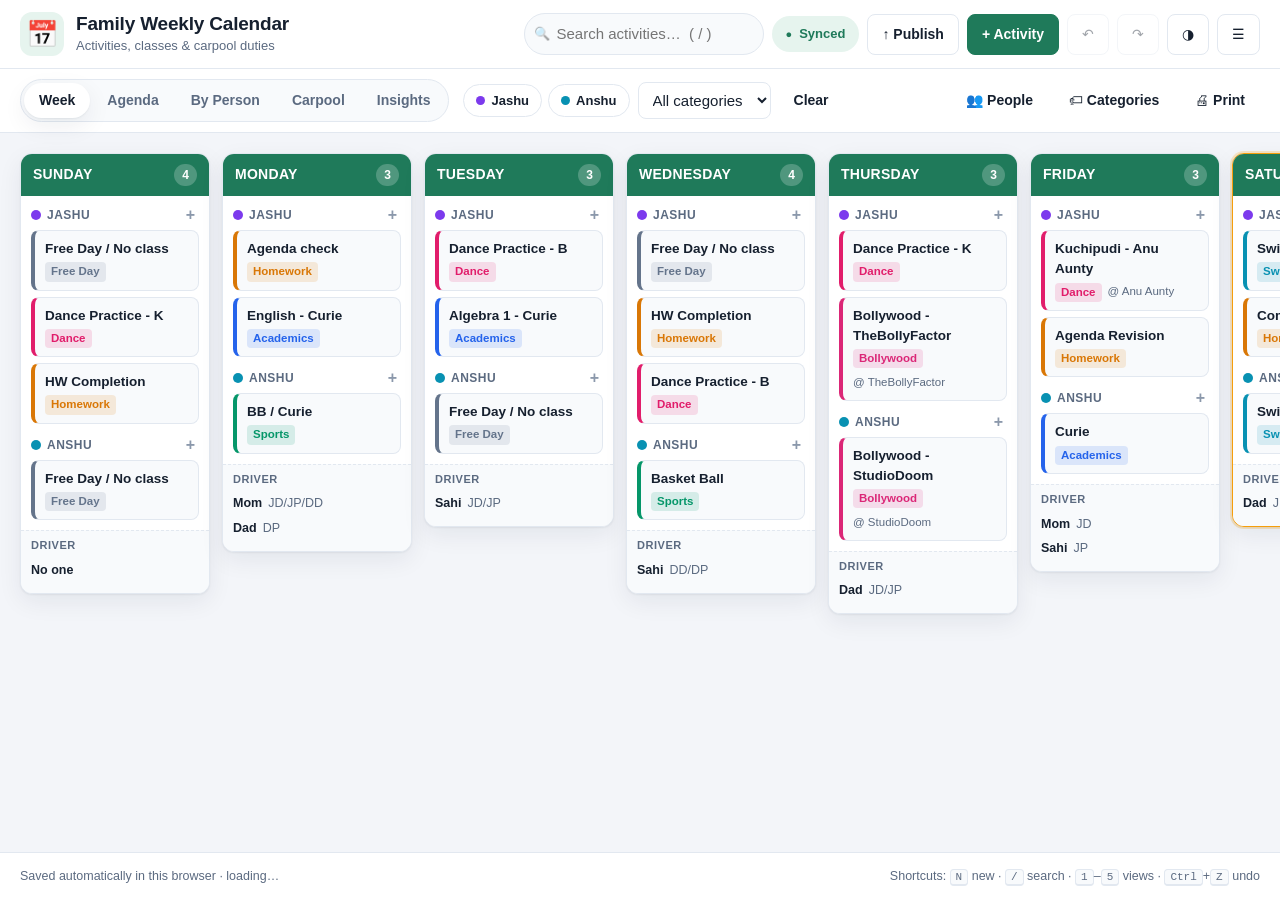
<file: calendar/index.html>
<!DOCTYPE html>
<html lang="en">
<head>
<meta charset="UTF-8" />
<meta name="viewport" content="width=device-width, initial-scale=1" />
<meta name="description" content="Family Weekly Calendar Manager - plan activities, classes and carpool duties for the whole family." />
<title>Family Calendar Manager</title>
<link rel="stylesheet" href="styles.css" />
<link rel="icon" href="data:image/svg+xml,<svg xmlns='http://www.w3.org/2000/svg' viewBox='0 0 100 100'><text y='.9em' font-size='90'>&#128197;</text></svg>" />
</head>
<body>

<header class="topbar">
  <div class="brand">
    <span class="brand-mark">&#128197;</span>
    <div>
      <h1 id="calTitle">Family Weekly Calendar</h1>
      <p class="brand-sub" id="calSub">Activities, classes &amp; carpool duties</p>
    </div>
  </div>

  <div class="topbar-actions">
    <div class="search-wrap">
      <span class="search-icon">&#128269;</span>
      <input type="search" id="searchInput" placeholder="Search activities&hellip;  ( / )" aria-label="Search activities" />
    </div>
    <button class="sync-badge" id="syncBadge" title="Repository sync status"><span class="sync-dot">&#8943;</span>Checking&hellip;</button>
    <button class="btn" id="btnPublish" title="Commit this calendar back to the repository" hidden>&#8593; Publish</button>
    <button class="btn btn-primary" id="btnNew" title="New activity (N)">+ Activity</button>
    <button class="btn" id="btnUndo" title="Undo (Ctrl+Z)" aria-label="Undo">&#8630;</button>
    <button class="btn" id="btnRedo" title="Redo (Ctrl+Y)" aria-label="Redo">&#8631;</button>
    <button class="btn" id="btnTheme" title="Toggle dark / light theme" aria-label="Toggle theme">&#9681;</button>
    <button class="btn" id="btnMenu" title="More options" aria-label="More options">&#9776;</button>
  </div>
</header>

<nav class="toolbar">
  <div class="viewswitch" role="tablist" aria-label="View">
    <button class="vbtn is-active" data-view="week" role="tab">Week</button>
    <button class="vbtn" data-view="agenda" role="tab">Agenda</button>
    <button class="vbtn" data-view="person" role="tab">By Person</button>
    <button class="vbtn" data-view="drivers" role="tab">Carpool</button>
    <button class="vbtn" data-view="stats" role="tab">Insights</button>
  </div>

  <div class="filters">
    <div class="chipset" id="personFilter" aria-label="Filter by person"></div>
    <select id="categoryFilter" aria-label="Filter by category">
      <option value="">All categories</option>
    </select>
    <button class="btn btn-ghost" id="btnClearFilters">Clear</button>
  </div>

  <div class="toolbar-right">
    <button class="btn btn-ghost" id="btnPeople">&#128101; People</button>
    <button class="btn btn-ghost" id="btnCategories">&#127991; Categories</button>
    <button class="btn btn-ghost" id="btnPrint">&#128424; Print</button>
  </div>
</nav>

<main id="app">
  <!-- WEEK VIEW -->
  <section id="view-week" class="view">
    <div class="week-grid" id="weekGrid"></div>
  </section>

  <!-- AGENDA VIEW -->
  <section id="view-agenda" class="view hidden">
    <div class="agenda" id="agendaList"></div>
  </section>

  <!-- PERSON VIEW -->
  <section id="view-person" class="view hidden">
    <div class="person-board" id="personBoard"></div>
  </section>

  <!-- DRIVERS VIEW -->
  <section id="view-drivers" class="view hidden">
    <div class="section-head">
      <h2>Carpool &amp; Driver Board</h2>
      <button class="btn btn-primary" id="btnNewDriver">+ Driver duty</button>
    </div>
    <div class="driver-grid" id="driverGrid"></div>
    <div class="legend-card">
      <div class="section-head compact">
        <h3>Code Key</h3>
        <button class="btn btn-ghost btn-sm" id="btnAddKey">+ Add code</button>
      </div>
      <div class="legend-list" id="legendList"></div>
    </div>
  </section>

  <!-- STATS VIEW -->
  <section id="view-stats" class="view hidden">
    <div class="stat-cards" id="statCards"></div>
    <div class="stat-panels">
      <div class="panel">
        <h3>Activities per day</h3>
        <div class="bars" id="barsDay"></div>
      </div>
      <div class="panel">
        <h3>Activities per person</h3>
        <div class="bars" id="barsPerson"></div>
      </div>
      <div class="panel">
        <h3>Category mix</h3>
        <div class="bars" id="barsCategory"></div>
      </div>
      <div class="panel">
        <h3>Driver load</h3>
        <div class="bars" id="barsDriver"></div>
      </div>
    </div>
  </section>
</main>

<footer class="footer">
  <span>Saved automatically in this browser &middot; <span id="saveStamp">&mdash;</span></span>
  <span class="kbd-hint">Shortcuts: <kbd>N</kbd> new &middot; <kbd>/</kbd> search &middot; <kbd>1</kbd>&ndash;<kbd>5</kbd> views &middot; <kbd>Ctrl</kbd>+<kbd>Z</kbd> undo</span>
</footer>

<!-- ============ SIDE MENU ============ -->
<div class="drawer" id="drawer" hidden>
  <div class="drawer-panel">
    <div class="drawer-head">
      <h2>Options</h2>
      <button class="icon-btn" data-close-drawer aria-label="Close">&times;</button>
    </div>

    <div class="drawer-section">
      <h3>Calendar</h3>
      <label class="field">
        <span>Title</span>
        <input type="text" id="setTitle" />
      </label>
      <label class="field">
        <span>Subtitle</span>
        <input type="text" id="setSub" />
      </label>
      <label class="field">
        <span>Week starts on</span>
        <select id="setWeekStart">
          <option value="0">Sunday</option>
          <option value="1">Monday</option>
        </select>
      </label>
      <label class="check">
        <input type="checkbox" id="setShowTimes" /> <span>Show times on cards</span>
      </label>
      <label class="check">
        <input type="checkbox" id="setHighlightToday" /> <span>Highlight today</span>
      </label>
    </div>

    <div class="drawer-section">
      <h3>Repository sync</h3>
      <p class="muted small" style="margin-bottom:12px">
        The calendar is stored as <code>data/calendar.json</code> in the repository, so every
        device loads the same week. Status: <strong id="syncState">&mdash;</strong>
      </p>
      <div class="btn-row">
        <button class="btn" id="btnSyncPull">&#8595; Load from repo</button>
        <button class="btn" id="btnSyncPublish">&#8593; Publish to repo</button>
      </div>

      <div class="grid2">
        <label class="field"><span>Owner</span><input type="text" id="syncOwner" placeholder="schitipi12" /></label>
        <label class="field"><span>Repository</span><input type="text" id="syncRepo" placeholder="george-washington" /></label>
      </div>
      <div class="grid2">
        <label class="field"><span>Branch</span><input type="text" id="syncBranch" placeholder="main" /></label>
        <label class="field"><span>File path</span><input type="text" id="syncPath" placeholder="calendar/data/calendar.json" /></label>
      </div>
      <label class="field">
        <span>GitHub token (optional &mdash; needed only to publish)</span>
        <input type="password" id="syncToken" placeholder="github_pat_&hellip;" autocomplete="off" />
      </label>
      <p class="hintline">
        Use a <strong>fine-grained</strong> token limited to this one repository with
        <strong>Contents: read and write</strong>, and give it an expiry date. It is kept only in this
        browser and is never included in exports or share links. Anyone using this browser can read it,
        so avoid adding one on a shared or public computer &mdash; without a token everything still works,
        you just publish by committing the file yourself.
      </p>
      <div class="btn-row">
        <button class="btn" id="btnSyncSave">Save settings</button>
        <button class="btn btn-danger" id="btnSyncForget">Forget token</button>
      </div>
    </div>

    <div class="drawer-section">
      <h3>Data</h3>
      <div class="btn-row">
        <button class="btn" id="btnExportJson">&#11015; Export JSON</button>
        <button class="btn" id="btnImportJson">&#11014; Import JSON</button>
      </div>
      <div class="btn-row">
        <button class="btn" id="btnExportCsv">&#11015; Export CSV</button>
        <button class="btn" id="btnExportIcs">&#128197; Export .ics</button>
      </div>
      <div class="btn-row">
        <button class="btn btn-ghost" id="btnShareLink">&#128279; Copy share link</button>
      </div>
      <div class="btn-row">
        <button class="btn btn-danger" id="btnReset">&#9888; Reset to sample week</button>
        <button class="btn btn-danger" id="btnClearAll">&#128465; Clear everything</button>
      </div>
      <input type="file" id="fileInput" accept="application/json,.json" hidden />
    </div>

    <div class="drawer-section">
      <h3>About</h3>
      <p class="muted small">
        A single-page family scheduler. Everything is stored locally in your browser
        (nothing is uploaded). Use <strong>Export JSON</strong> to back up or move your
        calendar to another device, and <strong>Copy share link</strong> to send the whole
        week to someone else.
      </p>
    </div>
  </div>
</div>

<!-- ============ MODAL SHELL ============ -->
<div class="modal-backdrop" id="modal" hidden>
  <div class="modal" role="dialog" aria-modal="true" aria-labelledby="modalTitle">
    <div class="modal-head">
      <h2 id="modalTitle">Title</h2>
      <button class="icon-btn" data-close-modal aria-label="Close">&times;</button>
    </div>
    <div class="modal-body" id="modalBody"></div>
    <div class="modal-foot" id="modalFoot"></div>
  </div>
</div>

<div class="toast-stack" id="toasts" aria-live="polite"></div>

<script src="app.js"></script>
</body>
</html>
</file>
<file: calendar/styles.css>
/* ============================================================
   Family Calendar Manager — styles
   ============================================================ */

:root {
  --bg: #f3f5f9;
  --surface: #ffffff;
  --surface-2: #f8fafc;
  --border: #e2e8f0;
  --border-strong: #cbd5e1;
  --text: #16202f;
  --text-soft: #5b6a80;
  --muted: #8b98ab;
  --accent: #1f7a5a;
  --accent-soft: #e6f4ee;
  --accent-text: #ffffff;
  --danger: #c0392b;
  --danger-soft: #fdecea;
  --shadow: 0 1px 2px rgba(16, 32, 55, .06), 0 8px 24px rgba(16, 32, 55, .07);
  --shadow-lg: 0 24px 60px rgba(16, 32, 55, .22);
  --radius: 12px;
  --radius-sm: 8px;
  --today: #f59e0b;
}

[data-theme="dark"] {
  --bg: #0e1420;
  --surface: #161f2e;
  --surface-2: #1c2739;
  --border: #263349;
  --border-strong: #35455e;
  --text: #e8eef7;
  --text-soft: #a9b7cb;
  --muted: #7d8da3;
  --accent: #2fae82;
  --accent-soft: #16342a;
  --accent-text: #04120c;
  --danger: #ef6d5e;
  --danger-soft: #3a1d1a;
  --shadow: 0 1px 2px rgba(0, 0, 0, .4), 0 8px 24px rgba(0, 0, 0, .35);
  --shadow-lg: 0 24px 60px rgba(0, 0, 0, .6);
}

* { box-sizing: border-box; }

html, body {
  margin: 0;
  padding: 0;
}

body {
  background: var(--bg);
  color: var(--text);
  font: 15px/1.5 -apple-system, BlinkMacSystemFont, "Segoe UI", Roboto, "Helvetica Neue", Arial, sans-serif;
  -webkit-font-smoothing: antialiased;
  min-height: 100vh;
  display: flex;
  flex-direction: column;
}

h1, h2, h3, h4 { margin: 0; line-height: 1.25; font-weight: 650; }
p { margin: 0; }
button, input, select, textarea { font: inherit; color: inherit; }

.hidden { display: none !important; }
[hidden] { display: none !important; }
.muted { color: var(--text-soft); }
.small { font-size: 13px; }

/* ---------------- Top bar ---------------- */

.topbar {
  display: flex;
  align-items: center;
  justify-content: space-between;
  gap: 16px;
  padding: 12px 20px;
  background: var(--surface);
  border-bottom: 1px solid var(--border);
  position: sticky;
  top: 0;
  z-index: 40;
  flex-wrap: wrap;
}

.brand { display: flex; align-items: center; gap: 12px; min-width: 0; }
.brand-mark {
  font-size: 26px;
  width: 44px; height: 44px;
  display: grid; place-items: center;
  background: var(--accent-soft);
  border-radius: 12px;
  flex: none;
}
.brand h1 { font-size: 19px; letter-spacing: -.01em; }
.brand-sub { font-size: 13px; color: var(--text-soft); }

.topbar-actions { display: flex; align-items: center; gap: 8px; flex-wrap: wrap; }

.search-wrap { position: relative; }
.search-wrap .search-icon {
  position: absolute; left: 10px; top: 50%; transform: translateY(-50%);
  font-size: 13px; opacity: .6; pointer-events: none;
}
#searchInput {
  width: 240px;
  padding: 9px 12px 9px 32px;
  border: 1px solid var(--border);
  border-radius: 999px;
  background: var(--surface-2);
  outline: none;
}
#searchInput:focus { border-color: var(--accent); background: var(--surface); }

/* ---------------- Buttons ---------------- */

.btn {
  padding: 9px 14px;
  border: 1px solid var(--border);
  background: var(--surface);
  color: var(--text);
  border-radius: var(--radius-sm);
  cursor: pointer;
  font-size: 14px;
  font-weight: 550;
  transition: background .15s, border-color .15s, transform .06s;
  white-space: nowrap;
}
.btn:hover { background: var(--surface-2); border-color: var(--border-strong); }
.btn:active { transform: translateY(1px); }
.btn-primary {
  background: var(--accent);
  border-color: var(--accent);
  color: var(--accent-text);
}
.btn-primary:hover { filter: brightness(1.07); background: var(--accent); }
.btn-ghost { background: transparent; border-color: transparent; }
.btn-ghost:hover { background: var(--surface-2); border-color: var(--border); }
.btn-danger { color: var(--danger); border-color: var(--border); background: var(--surface); }
.btn-danger:hover { background: var(--danger-soft); border-color: var(--danger); }
.btn-sm { padding: 5px 10px; font-size: 13px; }
.btn:disabled { opacity: .4; cursor: not-allowed; }

/* Repository sync badge */

.sync-badge {
  display: inline-flex; align-items: center; gap: 7px;
  padding: 7px 13px; border-radius: 999px; cursor: pointer;
  border: 1px solid var(--border); background: var(--surface-2);
  font-size: 13px; font-weight: 600; color: var(--text-soft);
  white-space: nowrap;
}
.sync-badge:hover { border-color: var(--border-strong); }
.sync-badge .sync-dot { font-size: 11px; line-height: 1; }
.sync-badge.is-synced { color: var(--accent); background: var(--accent-soft); border-color: transparent; }
.sync-badge.is-local { color: #b45309; background: rgba(245, 158, 11, .16); border-color: transparent; }
.sync-badge.is-conflict { color: var(--danger); background: var(--danger-soft); border-color: var(--danger); }
.sync-badge.is-busy .sync-dot { animation: spin 1s linear infinite; display: inline-block; }
@keyframes spin { to { transform: rotate(360deg); } }
[data-theme="dark"] .sync-badge.is-local { color: #fbbf24; }

.icon-btn {
  border: none; background: transparent; cursor: pointer;
  font-size: 22px; line-height: 1; padding: 4px 8px; border-radius: 8px;
  color: var(--text-soft);
}
.icon-btn:hover { background: var(--surface-2); color: var(--text); }

/* ---------------- Toolbar ---------------- */

.toolbar {
  display: flex;
  align-items: center;
  gap: 14px;
  padding: 10px 20px;
  background: var(--surface);
  border-bottom: 1px solid var(--border);
  flex-wrap: wrap;
  position: sticky;
  top: 69px;
  z-index: 30;
}

.viewswitch {
  display: flex;
  background: var(--surface-2);
  border: 1px solid var(--border);
  border-radius: 999px;
  padding: 3px;
  gap: 2px;
}
.vbtn {
  border: none; background: transparent; cursor: pointer;
  padding: 7px 15px; border-radius: 999px; font-size: 14px; font-weight: 550;
  color: var(--text-soft);
}
.vbtn:hover { color: var(--text); }
.vbtn.is-active { background: var(--surface); color: var(--text); box-shadow: var(--shadow); }

.filters { display: flex; align-items: center; gap: 8px; flex-wrap: wrap; }
.chipset { display: flex; gap: 6px; flex-wrap: wrap; }
.chip {
  display: inline-flex; align-items: center; gap: 6px;
  padding: 6px 12px; border-radius: 999px;
  border: 1px solid var(--border); background: var(--surface);
  cursor: pointer; font-size: 13px; font-weight: 550;
}
.chip .dot { width: 9px; height: 9px; border-radius: 50%; flex: none; }
.chip.off { opacity: .42; }
.chip:hover { border-color: var(--border-strong); }

select, input[type="text"], input[type="time"], input[type="search"], textarea, input[type="number"] {
  padding: 8px 10px;
  border: 1px solid var(--border);
  border-radius: var(--radius-sm);
  background: var(--surface);
  outline: none;
}
select:focus, input:focus, textarea:focus { border-color: var(--accent); }

.toolbar-right { margin-left: auto; display: flex; gap: 6px; flex-wrap: wrap; }

/* ---------------- Layout ---------------- */

main { flex: 1; padding: 20px; }

.section-head {
  display: flex; align-items: center; justify-content: space-between;
  margin-bottom: 14px; gap: 12px; flex-wrap: wrap;
}
.section-head h2 { font-size: 18px; }
.section-head.compact { margin-bottom: 10px; }

/* ---------------- Week grid ---------------- */

.week-grid {
  display: grid;
  grid-template-columns: repeat(7, minmax(190px, 1fr));
  gap: 12px;
  align-items: start;
}

.day-col {
  background: var(--surface);
  border: 1px solid var(--border);
  border-radius: var(--radius);
  box-shadow: var(--shadow);
  display: flex;
  flex-direction: column;
  min-height: 180px;
  overflow: hidden;
}
.day-col.is-today { border-color: var(--today); box-shadow: 0 0 0 2px rgba(245, 158, 11, .22), var(--shadow); }
.day-col.drag-over { border-color: var(--accent); background: var(--accent-soft); }

.day-head {
  display: flex; align-items: center; justify-content: space-between;
  padding: 10px 12px;
  background: var(--accent);
  color: var(--accent-text);
}
.day-head h3 { font-size: 14px; letter-spacing: .02em; text-transform: uppercase; }
.day-head .count {
  font-size: 12px; font-weight: 600;
  background: rgba(255, 255, 255, .22);
  padding: 2px 8px; border-radius: 999px;
}
.day-col.is-today .day-head::after {
  content: "TODAY";
  font-size: 10px; font-weight: 700; letter-spacing: .08em;
  background: var(--today); color: #16202f;
  padding: 2px 6px; border-radius: 4px; margin-left: 6px;
}

.day-body { padding: 10px; display: flex; flex-direction: column; gap: 12px; flex: 1; }

.person-block { display: flex; flex-direction: column; gap: 6px; }
.person-label {
  display: flex; align-items: center; gap: 6px;
  font-size: 12px; font-weight: 700; letter-spacing: .04em;
  text-transform: uppercase; color: var(--text-soft);
}
.person-label .dot { width: 10px; height: 10px; border-radius: 50%; }
.person-label .add {
  margin-left: auto; border: none; background: transparent; cursor: pointer;
  color: var(--muted); font-size: 16px; line-height: 1; padding: 0 4px; border-radius: 4px;
}
.person-label .add:hover { color: var(--accent); background: var(--accent-soft); }

/* Activity card */
.card {
  border: 1px solid var(--border);
  border-left: 4px solid var(--cardcolor, var(--accent));
  border-radius: var(--radius-sm);
  padding: 8px 10px;
  background: var(--surface-2);
  cursor: grab;
  position: relative;
  transition: transform .08s, box-shadow .12s;
}
.card:hover { box-shadow: var(--shadow); transform: translateY(-1px); }
.card.dragging { opacity: .45; }
.card.dim { opacity: .25; }
.card-title { font-size: 13.5px; font-weight: 600; word-break: break-word; }
.card-meta { font-size: 11.5px; color: var(--text-soft); margin-top: 3px; display: flex; gap: 6px; flex-wrap: wrap; }
.card-meta .tag {
  background: var(--cardsoft, var(--accent-soft));
  color: var(--cardcolor, var(--accent));
  padding: 1px 6px; border-radius: 4px; font-weight: 600;
}
.card-actions {
  position: absolute; top: 5px; right: 5px; display: none; gap: 2px;
  background: var(--surface); border: 1px solid var(--border);
  border-radius: 6px; padding: 1px;
}
.card:hover .card-actions { display: flex; }
.card-actions button {
  border: none; background: transparent; cursor: pointer; font-size: 12px;
  padding: 2px 5px; border-radius: 4px; color: var(--text-soft);
}
.card-actions button:hover { background: var(--surface-2); color: var(--text); }

.empty-slot {
  border: 1px dashed var(--border-strong);
  border-radius: var(--radius-sm);
  padding: 8px; text-align: center;
  color: var(--muted); font-size: 12px; cursor: pointer;
  background: transparent;
  width: 100%;
}
.empty-slot:hover { border-color: var(--accent); color: var(--accent); background: var(--accent-soft); }

.driver-strip {
  margin-top: auto;
  border-top: 1px dashed var(--border);
  padding: 8px 10px 10px;
  background: var(--surface-2);
}
.driver-strip h4 {
  font-size: 11px; text-transform: uppercase; letter-spacing: .05em;
  color: var(--text-soft); margin-bottom: 5px;
}
.driver-line {
  display: flex; align-items: center; gap: 6px;
  font-size: 12.5px; padding: 3px 0; cursor: pointer; border-radius: 4px;
}
.driver-line:hover { color: var(--accent); }
.driver-line .who { font-weight: 650; }
.driver-line .codes { color: var(--text-soft); }

/* ---------------- Agenda view ---------------- */

.agenda { display: flex; flex-direction: column; gap: 14px; max-width: 900px; margin: 0 auto; }
.agenda-day {
  background: var(--surface); border: 1px solid var(--border);
  border-radius: var(--radius); box-shadow: var(--shadow); overflow: hidden;
}
.agenda-day > header {
  display: flex; align-items: baseline; gap: 10px;
  padding: 12px 16px; border-bottom: 1px solid var(--border); background: var(--surface-2);
}
.agenda-day > header h3 { font-size: 15px; }
.agenda-row {
  display: grid;
  grid-template-columns: 92px 130px 1fr auto;
  gap: 12px; align-items: center;
  padding: 10px 16px; border-bottom: 1px solid var(--border);
}
.agenda-row:last-child { border-bottom: none; }
.agenda-row:hover { background: var(--surface-2); }
.agenda-time { font-variant-numeric: tabular-nums; font-size: 13px; color: var(--text-soft); }
.agenda-person { display: flex; align-items: center; gap: 6px; font-size: 13px; font-weight: 600; }
.agenda-person .dot { width: 10px; height: 10px; border-radius: 50%; }
.agenda-what { font-size: 14px; }
.agenda-what .sub { font-size: 12px; color: var(--text-soft); }
.pill {
  font-size: 11.5px; font-weight: 650; padding: 2px 8px; border-radius: 999px;
  background: var(--accent-soft); color: var(--accent);
}

/* ---------------- Person board ---------------- */

.person-board { display: grid; grid-template-columns: repeat(auto-fit, minmax(320px, 1fr)); gap: 16px; }
.person-card {
  background: var(--surface); border: 1px solid var(--border);
  border-radius: var(--radius); box-shadow: var(--shadow); overflow: hidden;
}
.person-card > header {
  padding: 14px 16px; color: #fff;
  display: flex; align-items: center; justify-content: space-between;
}
.person-card > header h3 { font-size: 17px; }
.person-card > header .btn {
  background: rgba(255, 255, 255, .18);
  border-color: rgba(255, 255, 255, .45);
  color: #fff;
}
.person-card > header .btn:hover { background: rgba(255, 255, 255, .3); }
.person-card > header .sub { font-size: 12px; opacity: .85; }
.pweek { padding: 6px 12px 14px; }
.pday { border-bottom: 1px solid var(--border); padding: 9px 4px; }
.pday:last-child { border-bottom: none; }
.pday h4 { font-size: 12px; text-transform: uppercase; letter-spacing: .05em; color: var(--text-soft); margin-bottom: 6px; }
.pday .items { display: flex; flex-wrap: wrap; gap: 6px; }
.mini {
  font-size: 12.5px; padding: 4px 9px; border-radius: 999px;
  border: 1px solid var(--border); background: var(--surface-2); cursor: pointer;
}
.mini:hover { border-color: var(--accent); }
.mini .swatch { display: inline-block; width: 7px; height: 7px; border-radius: 50%; margin-right: 5px; }

/* ---------------- Drivers ---------------- */

.driver-grid { display: grid; grid-template-columns: repeat(auto-fit, minmax(220px, 1fr)); gap: 12px; align-items: start; }
.driver-card {
  background: var(--surface); border: 1px solid var(--border);
  border-radius: var(--radius); box-shadow: var(--shadow); overflow: hidden;
}
.driver-card > header {
  padding: 10px 14px; background: var(--surface-2);
  border-bottom: 1px solid var(--border); font-weight: 650; font-size: 14px;
  display: flex; justify-content: space-between; align-items: center;
}
.driver-card ul { list-style: none; margin: 0; padding: 8px; display: flex; flex-direction: column; gap: 6px; }
.driver-item {
  display: flex; align-items: flex-start; gap: 8px;
  padding: 8px 10px; border: 1px solid var(--border);
  border-radius: var(--radius-sm); background: var(--surface-2); font-size: 13px;
}
.driver-item .grow { flex: 1; min-width: 0; }
.driver-item strong { display: block; }
.driver-item .codes { color: var(--text-soft); font-size: 12px; }
.driver-item .row-actions { display: flex; gap: 2px; }
.driver-item .row-actions button {
  border: none; background: transparent; cursor: pointer; color: var(--muted);
  font-size: 12px; padding: 2px 4px; border-radius: 4px;
}
.driver-item .row-actions button:hover { background: var(--surface); color: var(--text); }

.legend-card {
  margin-top: 18px; background: var(--surface); border: 1px solid var(--border);
  border-radius: var(--radius); box-shadow: var(--shadow); padding: 14px 16px;
}
.legend-list { display: flex; flex-wrap: wrap; gap: 8px; }
.legend-item {
  display: inline-flex; align-items: center; gap: 8px;
  border: 1px solid var(--border); border-radius: 999px;
  padding: 5px 6px 5px 12px; font-size: 13px; background: var(--surface-2);
}
.legend-item code {
  font-weight: 700; background: var(--accent-soft); color: var(--accent);
  padding: 1px 6px; border-radius: 4px;
}
.legend-item button {
  border: none; background: transparent; cursor: pointer; color: var(--muted);
  border-radius: 50%; width: 20px; height: 20px;
}
.legend-item button:hover { background: var(--danger-soft); color: var(--danger); }

/* ---------------- Stats ---------------- */

.stat-cards { display: grid; grid-template-columns: repeat(auto-fit, minmax(180px, 1fr)); gap: 12px; margin-bottom: 18px; }
.stat {
  background: var(--surface); border: 1px solid var(--border);
  border-radius: var(--radius); padding: 16px; box-shadow: var(--shadow);
}
.stat .label { font-size: 12px; text-transform: uppercase; letter-spacing: .05em; color: var(--text-soft); }
.stat .value { font-size: 28px; font-weight: 700; margin-top: 6px; letter-spacing: -.02em; }
.stat .hint { font-size: 12px; color: var(--muted); margin-top: 2px; }

.stat-panels { display: grid; grid-template-columns: repeat(auto-fit, minmax(300px, 1fr)); gap: 16px; }
.panel {
  background: var(--surface); border: 1px solid var(--border);
  border-radius: var(--radius); padding: 16px; box-shadow: var(--shadow);
}
.panel h3 { font-size: 14px; margin-bottom: 12px; }
.bars { display: flex; flex-direction: column; gap: 9px; }
.bar-row { display: grid; grid-template-columns: 110px 1fr 34px; align-items: center; gap: 10px; font-size: 13px; }
.bar-track { display: block; background: var(--surface-2); border-radius: 999px; height: 12px; overflow: hidden; border: 1px solid var(--border); }
.bar-fill { display: block; height: 100%; min-width: 3px; border-radius: 999px; background: var(--accent); transition: width .35s ease; }
.bar-row .n { text-align: right; font-variant-numeric: tabular-nums; color: var(--text-soft); }

/* ---------------- Drawer ---------------- */

.drawer { position: fixed; inset: 0; z-index: 60; background: rgba(9, 15, 26, .45); display: flex; justify-content: flex-end; }
.drawer-panel {
  width: min(420px, 100%); background: var(--surface); height: 100%;
  overflow-y: auto; box-shadow: var(--shadow-lg); padding: 18px 20px 40px;
  animation: slideIn .18s ease;
}
@keyframes slideIn { from { transform: translateX(24px); opacity: .4; } to { transform: none; opacity: 1; } }
.drawer-head { display: flex; justify-content: space-between; align-items: center; margin-bottom: 8px; }
.drawer-section { padding: 16px 0; border-bottom: 1px solid var(--border); }
.drawer-section:last-child { border-bottom: none; }
.drawer-section h3 { font-size: 13px; text-transform: uppercase; letter-spacing: .05em; color: var(--text-soft); margin-bottom: 12px; }
.btn-row { display: flex; gap: 8px; flex-wrap: wrap; margin-bottom: 8px; }
.btn-row .btn { flex: 1; min-width: 140px; }

/* ---------------- Modal ---------------- */

.modal-backdrop {
  position: fixed; inset: 0; z-index: 70;
  background: rgba(9, 15, 26, .5);
  display: flex; align-items: center; justify-content: center; padding: 18px;
}
.modal {
  background: var(--surface); border-radius: 16px; box-shadow: var(--shadow-lg);
  width: min(560px, 100%); max-height: 90vh; display: flex; flex-direction: column;
  animation: pop .16s ease;
}
@keyframes pop { from { transform: scale(.97); opacity: .5; } to { transform: none; opacity: 1; } }
.modal-head {
  display: flex; align-items: center; justify-content: space-between;
  padding: 16px 20px; border-bottom: 1px solid var(--border);
}
.modal-head h2 { font-size: 17px; }
.modal-body { padding: 18px 20px; overflow-y: auto; }
.modal-foot {
  padding: 14px 20px; border-top: 1px solid var(--border);
  display: flex; gap: 8px; justify-content: flex-end; flex-wrap: wrap;
}
.modal-foot .spacer { margin-right: auto; }

.field { display: flex; flex-direction: column; gap: 5px; margin-bottom: 14px; }
.field > span { font-size: 12.5px; font-weight: 600; color: var(--text-soft); }
.field input, .field select, .field textarea { width: 100%; }
.field textarea { min-height: 70px; resize: vertical; }
.grid2 { display: grid; grid-template-columns: 1fr 1fr; gap: 12px; }
.check { display: flex; align-items: center; gap: 8px; font-size: 14px; margin-bottom: 12px; cursor: pointer; }
.check input { width: 16px; height: 16px; }
.hintline { font-size: 12px; color: var(--muted); margin-top: -8px; margin-bottom: 14px; }

.swatches { display: flex; flex-wrap: wrap; gap: 7px; }
.swatch-btn {
  width: 28px; height: 28px; border-radius: 50%; cursor: pointer;
  border: 2px solid transparent; outline: 1px solid var(--border);
}
.swatch-btn.sel { border-color: var(--surface); outline: 2px solid var(--text); }

.editable-list { display: flex; flex-direction: column; gap: 8px; margin-bottom: 14px; }
.editable-row {
  display: flex; align-items: center; gap: 10px;
  border: 1px solid var(--border); border-radius: var(--radius-sm);
  padding: 8px 10px; background: var(--surface-2);
}
.editable-row .dot { width: 14px; height: 14px; border-radius: 50%; flex: none; }
.editable-row .name { flex: 1; font-weight: 600; font-size: 14px; }
.editable-row .meta { font-size: 12px; color: var(--text-soft); }

/* ---------------- Toasts ---------------- */

.toast-stack { position: fixed; bottom: 20px; left: 50%; transform: translateX(-50%); z-index: 90; display: flex; flex-direction: column; gap: 8px; align-items: center; }
.toast {
  background: var(--text); color: var(--bg);
  padding: 10px 16px; border-radius: 999px; font-size: 13.5px; font-weight: 550;
  box-shadow: var(--shadow-lg); display: flex; align-items: center; gap: 12px;
  animation: pop .14s ease;
}
.toast button {
  border: none; background: transparent; cursor: pointer;
  color: inherit; font-weight: 700; text-decoration: underline; padding: 0;
}

/* ---------------- Footer ---------------- */

.footer {
  display: flex; justify-content: space-between; gap: 12px; flex-wrap: wrap;
  padding: 14px 20px; border-top: 1px solid var(--border);
  background: var(--surface); font-size: 12.5px; color: var(--text-soft);
}
kbd {
  background: var(--surface-2); border: 1px solid var(--border);
  border-bottom-width: 2px; border-radius: 4px; padding: 1px 5px;
  font-size: 11px; font-family: ui-monospace, SFMono-Regular, Menlo, monospace;
}

/* ---------------- Responsive ---------------- */

@media (max-width: 1200px) {
  .week-grid { grid-template-columns: repeat(4, minmax(190px, 1fr)); }
}
@media (max-width: 860px) {
  .toolbar { top: 0; position: static; }
  .topbar { position: static; }
  .viewswitch {
    flex: 1 1 100%;
    min-width: 0;
    overflow-x: auto;
    scrollbar-width: none;
    -webkit-overflow-scrolling: touch;
  }
  .viewswitch::-webkit-scrollbar { display: none; }
  .vbtn { white-space: nowrap; flex: none; }
  .filters { width: 100%; }
  #categoryFilter { flex: 1; min-width: 0; }
  .week-grid { grid-template-columns: repeat(2, minmax(160px, 1fr)); }
  #searchInput { width: 100%; }
  .search-wrap { flex: 1 1 100%; order: 5; }
  .agenda-row { grid-template-columns: 1fr; gap: 4px; }
  .toolbar-right { margin-left: 0; }
}
@media (max-width: 560px) {
  .week-grid { grid-template-columns: 1fr; }
  main { padding: 14px; }
  .grid2 { grid-template-columns: 1fr; }
}

/* ---------------- Print ---------------- */

@media print {
  .topbar-actions, .toolbar, .footer, .drawer, .modal-backdrop, .toast-stack,
  .card-actions, .empty-slot, .person-label .add { display: none !important; }
  body { background: #fff; }
  .topbar { border: none; padding: 0 0 10px; }
  main { padding: 0; }
  .week-grid { grid-template-columns: repeat(7, 1fr); gap: 6px; }
  .day-col, .driver-card, .panel, .stat, .person-card, .agenda-day {
    box-shadow: none; break-inside: avoid; border-color: #999;
  }
  .day-head { background: #eee !important; color: #000 !important; }
  .card { background: #fff; }
  @page { size: landscape; margin: 12mm; }
}
</file>
